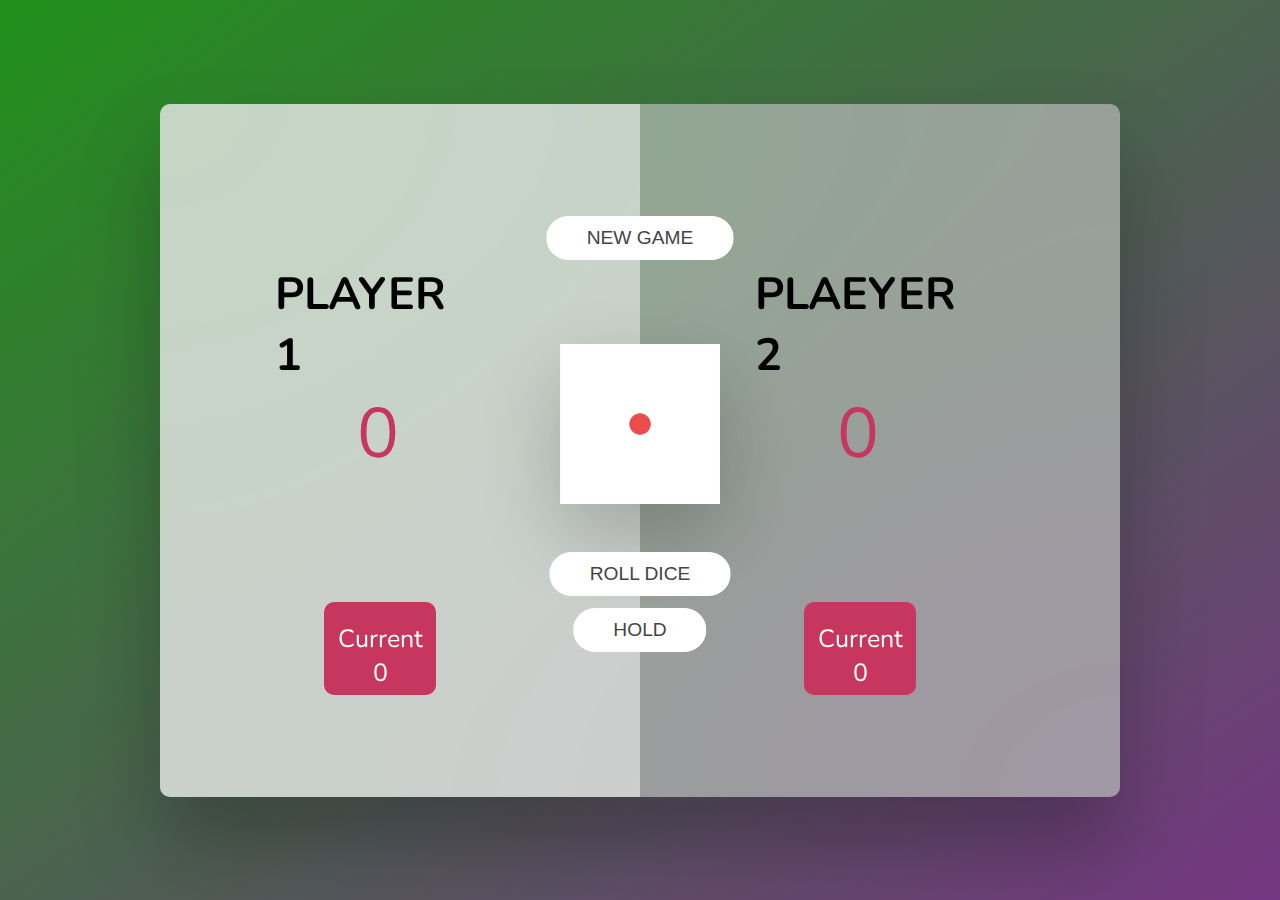
<file: index.html>
<!DOCTYPE html>
<html lang="en">
<head>
    <meta charset="UTF-8">
    <meta http-equiv="X-UA-Compatible" content="IE=edge">
    <meta name="viewport" content="width=device-width, initial-scale=1.0">
    <title>Roll Game</title>
    <link rel="icon" type="image/x-icon" href="roll.jpeg">
    <link rel="stylesheet" href="style.css">
</head>
<body>
    <main>
        <section class="player player--0 player--active">
            <h2 class="name" id="name--0" >PLAYER 1</h2>
            <p class="score" id="score--0">0</p>
            <div class="current">
                <p class="current-label">Current</p>
                <p class="current-score" id="current--0">0</p>
            </div>
        </section>
        <section class="player player--1">
            <h2 class="name" id="name--1">PLAEYER 2</h2>
            <p class="score" id="score--1">0</p>
            <div class="current">
                <p class="current-label">Current</p>
                <p class="current-score" id="current--1">0</p>
            </div>
        </section>
                <!-- Buttons -->
            <button class="btn btn--new">New Game</button>
            <img class="dice" src="dice-1.png">
            <button class="btn btn--roll">Roll Dice</button>
            <button class="btn btn--hold">Hold</button>

    
    </main>
    <script src="script.js"></script> 
</body>
</html>
</file>
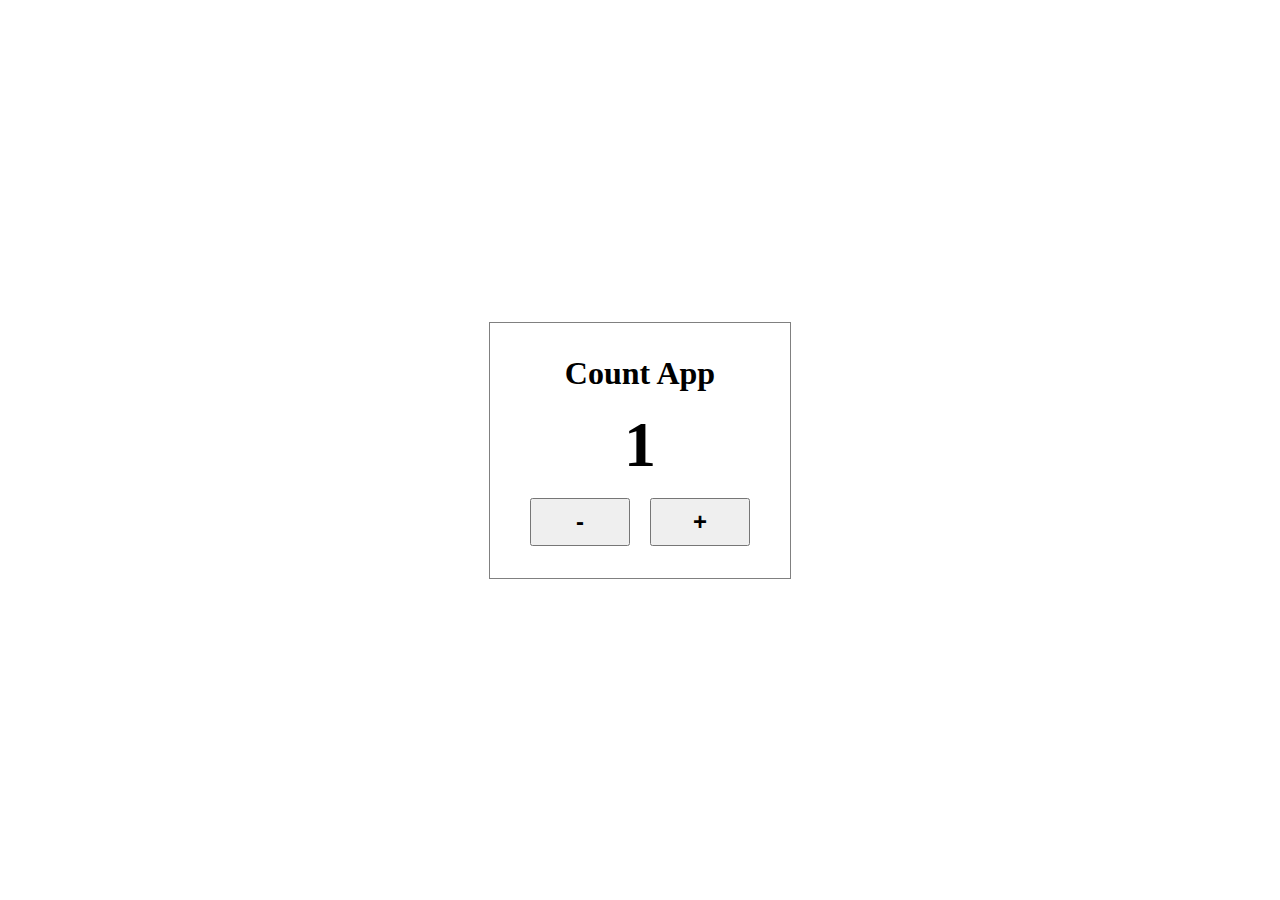
<file: count.html>
<!DOCTYPE html>
<html lang="en">
<head>
  <meta charset="UTF-8">
  <meta http-equiv="X-UA-Compatible" content="IE=edge">
  <meta name="viewport" content="width=device-width, initial-scale=1.0">
  <title>Count App</title>
</head>
<body>
  <main>
    <h1>Count App</h1>
    <p class="count">1</p>
    <div>
    <button class="btn minus">-</button>
    <button class="btn plus">+</button>
    </div>
  </main>
  <script src="count.js"></script> 
</body>
</html>

<style>
  * {
    box-sizing: border-box;
    margin: 0;
  }

  body {
    display: flex;
    justify-content: center;
    align-items: center;
    height: 100vh;
  }

  main {
    border: 1px solid gray;
    padding: 2rem;
    display: flex;
    flex-direction: column;
    align-items: center;
    gap: 16px
  }

  .count {
    font-size: 64px;
    font-weight: 700;
  }
  .btn {
    margin: 0px 8px;
    padding: 8px 16px;
    font-size: 24px;
    font-weight: 700;
    width: 100px;
  }
</style>
</file>
<file: style.css>
@import url('https://fonts.googleapis.com/css2?family=Nunito&display=swap');

*{
    box-sizing: border-box;
    margin: 0;
}

body {
    background-image: linear-gradient(to top left, #753682 0%, #20901a 100%);
    height: 100vh;
    display: flex;
    justify-content: center;
    align-items: center;
    font-family: 'Nunito', sans-serif;
}

main {
    position: relative;
    width: 75%;
    height: 77%;
    background-color: rgba(225, 225, 225, 0.5);
    backdrop-filter: blur(200px);
    filter: blur();
    box-shadow : 0 3rem 5rem rgba(0, 0, 0, 0.25);
    border-radius: 10px;
    overflow: hidden;
    display: flex;
}

.player {
    display: flex;
    flex: 50%;
    flex-direction: column;
    align-items: center;
    padding: 10rem;
}

.player--active {
    background-color: rgba(255, 255, 255, 0.5);
}

.name {
    font-size: 45px;
    margin-left: -45px;
}

.score {
    font-size: 70px;
    color: #c7365f;
    margin-left: -45px;
}

.current {
    background-color: #c7365f;
    border-radius: 10px;
    width: 70%;
    height: 25%;
    margin-left: -40px;
    margin-top: 120px;
}

.current-label {
    color: white;
    font-size: 25px;
    margin-top: 20px;
    text-align: center;
}

.current-score {
    color: white;
    font-size: 25px;
    padding-bottom: 20px;
    text-align: center;
}

.btn {
    position: absolute;
    left: 50%;
    transform: translateX(-50%);
    color: #444;
    background: none;
    border: none;
    font-size: 1.2rem;
    text-transform: uppercase;
    cursor: pointer;
    transition: all 0.2s;
  
    background-color: white;
    backdrop-filter: blur(10px);
  
    padding: 0.7rem 2.5rem;
    border-radius: 50rem;
  }
  
  .btn--new {
    top: 7rem;
  }
  .btn--roll {
    top: 28rem;
  }
  .btn--hold {
    top: 31.5rem;
  }
  
  .dice {
    position: absolute;
    left: 50%;
    top: 15rem;
    transform: translateX(-50%);
    height: 10rem;
    box-shadow: 0 2rem 5rem rgba(0, 0, 0, 0.2);
  }
</file>
